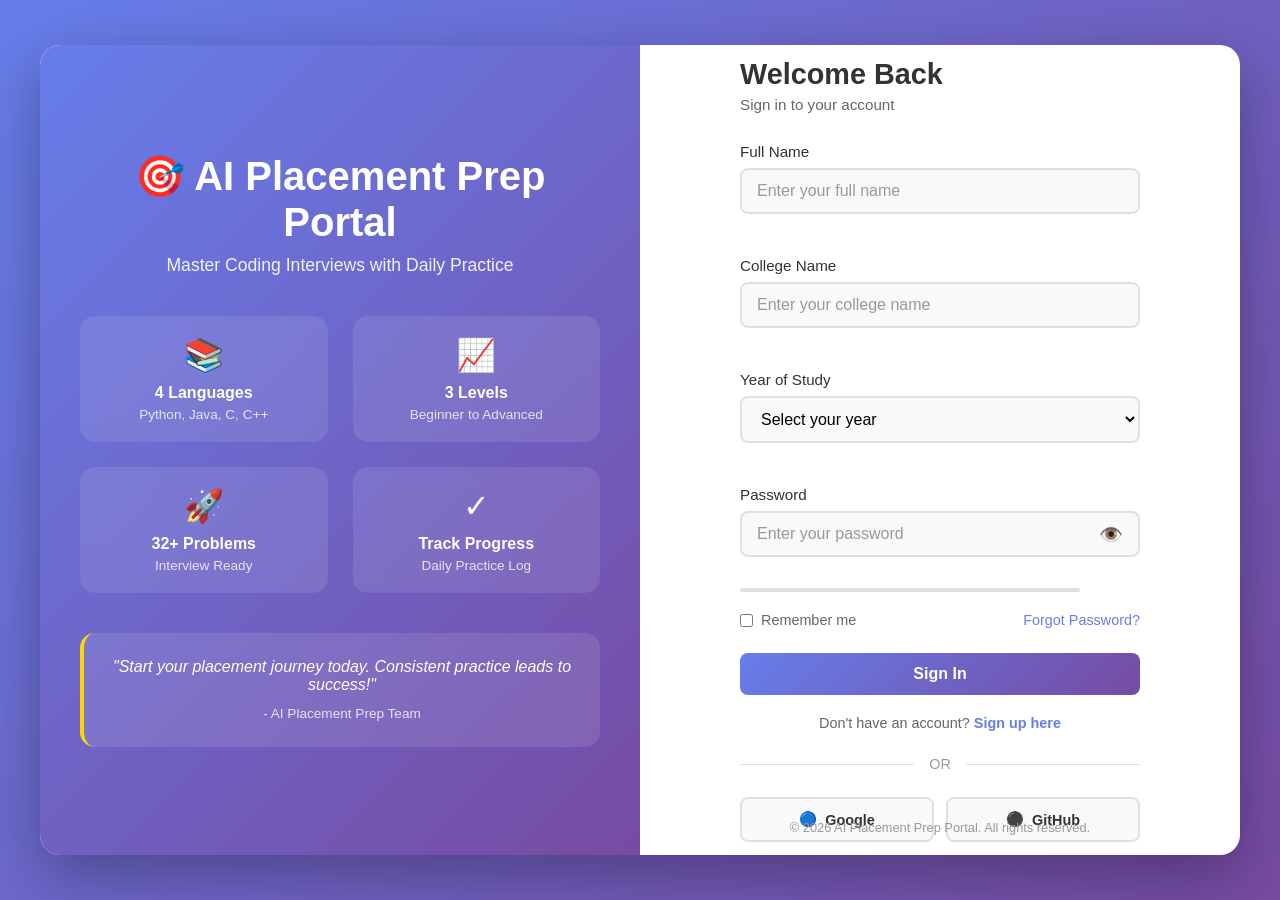
<file: index.html>
<!DOCTYPE html>
<html lang="en">
<head>
    <meta charset="UTF-8">
    <meta name="viewport" content="width=device-width, initial-scale=1.0">
    <title>AI Placement Prep Portal - Login</title>
    <link rel="stylesheet" href="style.css">
</head>
<body>
    <div class="container">
        <!-- Left Section - Brand Info -->
        <div class="left-section">
            <div class="brand-content">
                <h1>🎯 AI Placement Prep Portal</h1>
                <p class="subtitle">Master Coding Interviews with Daily Practice</p>
                
                <div class="features">
                    <div class="feature">
                        <span class="icon">📚</span>
                        <h3>4 Languages</h3>
                        <p>Python, Java, C, C++</p>
                    </div>
                    <div class="feature">
                        <span class="icon">📈</span>
                        <h3>3 Levels</h3>
                        <p>Beginner to Advanced</p>
                    </div>
                    <div class="feature">
                        <span class="icon">🚀</span>
                        <h3>32+ Problems</h3>
                        <p>Interview Ready</p>
                    </div>
                    <div class="feature">
                        <span class="icon">✓</span>
                        <h3>Track Progress</h3>
                        <p>Daily Practice Log</p>
                    </div>
                </div>
                
                <div class="testimonial">
                    <p>"Start your placement journey today. Consistent practice leads to success!"</p>
                    <span>- AI Placement Prep Team</span>
                </div>
            </div>
        </div>

        <!-- Right Section - Login Form -->
        <div class="right-section">
            <div class="login-container">
                <div class="login-header">
                    <h2>Welcome Back</h2>
                    <p>Sign in to your account</p>
                </div>

                <form id="loginForm" class="login-form">
                    <!-- Full Name -->
                    <div class="form-group">
                        <label for="fullName">Full Name</label>
                        <input 
                            type="text" 
                            id="fullName" 
                            name="fullName" 
                            placeholder="Enter your full name"
                            required
                        >
                        <span class="error-message" id="nameError"></span>
                    </div>

                    <!-- College Name -->
                    <div class="form-group">
                        <label for="college">College Name</label>
                        <input 
                            type="text" 
                            id="college" 
                            name="college" 
                            placeholder="Enter your college name"
                            required
                        >
                        <span class="error-message" id="collegeError"></span>
                    </div>

                    <!-- Year of Study -->
                    <div class="form-group">
                        <label for="year">Year of Study</label>
                        <select id="year" name="year" required>
                            <option value="">Select your year</option>
                            <option value="1st_year">1st Year</option>
                            <option value="2nd_year">2nd Year</option>
                            <option value="3rd_year">3rd Year</option>
                            <option value="4th_year">4th Year</option>
                            <option value="other">Other</option>
                        </select>
                        <span class="error-message" id="yearError"></span>
                    </div>

                    <!-- Password -->
                    <div class="form-group">
                        <label for="password">Password</label>
                        <div class="password-wrapper">
                            <input 
                                type="password" 
                                id="password" 
                                name="password" 
                                placeholder="Enter your password"
                                required
                            >
                            <button 
                                type="button" 
                                class="toggle-password" 
                                onclick="togglePasswordVisibility()"
                                tabindex="-1"
                            >
                                <span id="toggleIcon">👁️</span>
                            </button>
                        </div>
                        <span class="error-message" id="passwordError"></span>
                        <div class="password-strength">
                            <div id="strengthBar" class="strength-bar"></div>
                            <span id="strengthText" class="strength-text"></span>
                        </div>
                    </div>

                    <!-- Remember Me & Forgot Password -->
                    <div class="form-options">
                        <label class="remember-me">
                            <input type="checkbox" id="rememberMe" name="rememberMe">
                            <span>Remember me</span>
                        </label>
                        <a href="#forgot-password" class="forgot-password">Forgot Password?</a>
                    </div>

                    <!-- Login Button -->
                    <button type="submit" class="login-btn">
                        <span>Sign In</span>
                        <span class="btn-loader" id="btnLoader"></span>
                    </button>

                    <!-- Error Message -->
                    <div class="form-error" id="formError"></div>

                    <!-- Success Message -->
                    <div class="form-success" id="formSuccess"></div>
                </form>

                <!-- Sign Up Link -->
                <div class="signup-link">
                    <p>Don't have an account? <a href="#signup">Sign up here</a></p>
                </div>

                <!-- Divider -->
                <div class="divider">
                    <span>OR</span>
                </div>

                <!-- Social Login -->
                <div class="social-login">
                    <button type="button" class="social-btn google-btn" onclick="handleGoogleLogin()">
                        <span>🔵</span> Google
                    </button>
                    <button type="button" class="social-btn github-btn" onclick="handleGithubLogin()">
                        <span>⚫</span> GitHub
                    </button>
                </div>
            </div>

            <!-- Footer -->
            <div class="login-footer">
                <p>&copy; 2026 AI Placement Prep Portal. All rights reserved.</p>
            </div>
        </div>
    </div>

    <!-- Scripts -->
    <script src="script.js"></script>
</body>
</html>
</file>
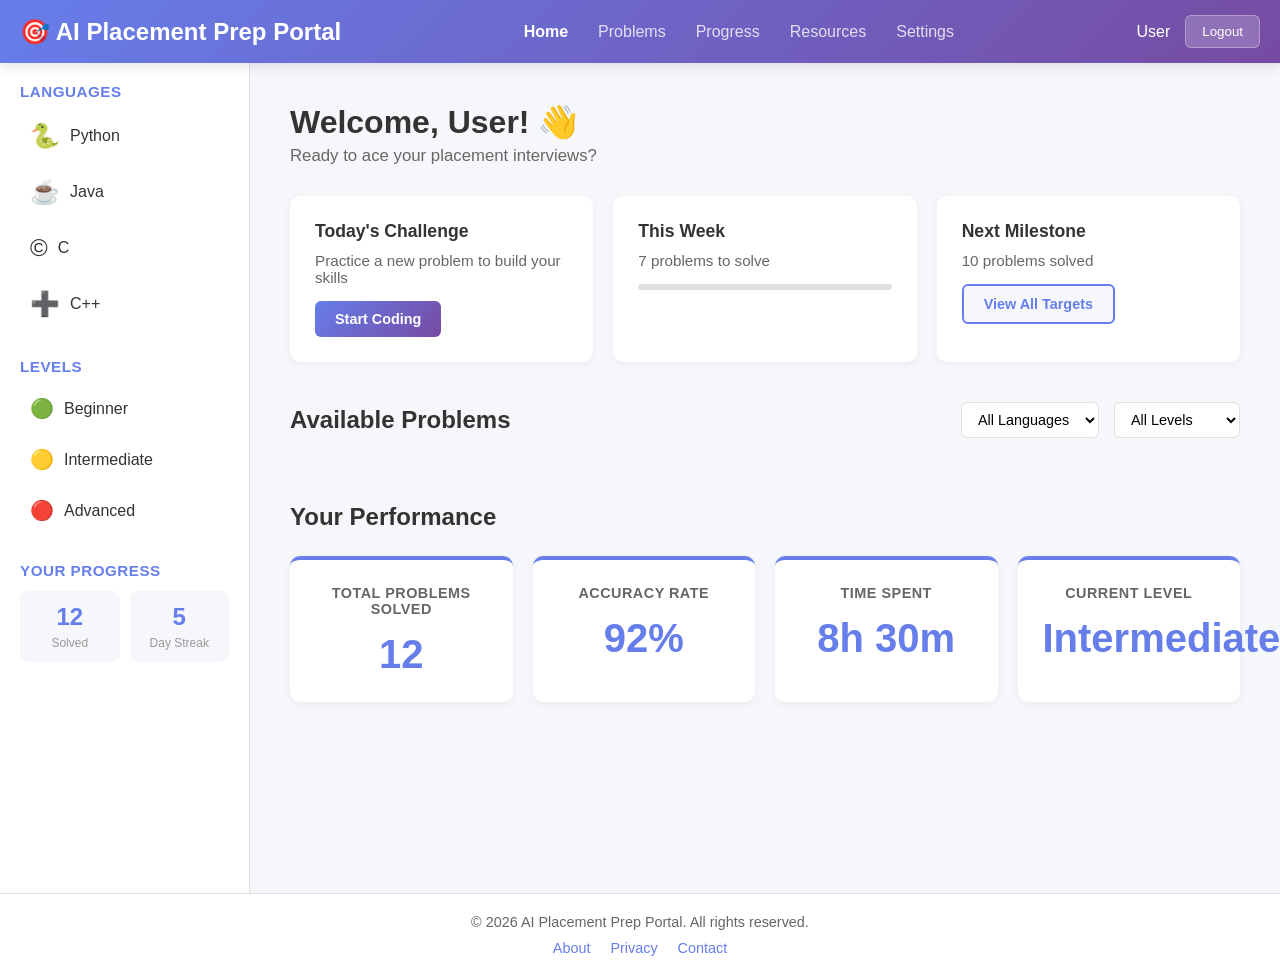
<file: dashboard.html>
<!DOCTYPE html>
<html lang="en">
<head>
    <meta charset="UTF-8">
    <meta name="viewport" content="width=device-width, initial-scale=1.0">
    <title>Dashboard - AI Placement Prep Portal</title>
    <link rel="stylesheet" href="dashboard.css">
</head>
<body>
    <!-- Navigation Bar -->
    <nav class="navbar">
        <div class="navbar-container">
            <div class="navbar-brand">
                <h1>🎯 AI Placement Prep Portal</h1>
            </div>
            <div class="navbar-menu">
                <a href="#home" class="nav-link active">Home</a>
                <a href="#problems" class="nav-link">Problems</a>
                <a href="#progress" class="nav-link">Progress</a>
                <a href="#resources" class="nav-link">Resources</a>
                <a href="#settings" class="nav-link">Settings</a>
            </div>
            <div class="navbar-user">
                <span class="user-name" id="userName">User</span>
                <button class="logout-btn" onclick="handleLogout()">Logout</button>
            </div>
        </div>
    </nav>

    <!-- Main Container -->
    <div class="container">
        <!-- Sidebar -->
        <aside class="sidebar">
            <div class="sidebar-section">
                <h3>Languages</h3>
                <ul class="language-list">
                    <li class="lang-item" onclick="selectLanguage('python')">
                        <span class="lang-icon">🐍</span>
                        <span class="lang-name">Python</span>
                    </li>
                    <li class="lang-item" onclick="selectLanguage('java')">
                        <span class="lang-icon">☕</span>
                        <span class="lang-name">Java</span>
                    </li>
                    <li class="lang-item" onclick="selectLanguage('c')">
                        <span class="lang-icon">©️</span>
                        <span class="lang-name">C</span>
                    </li>
                    <li class="lang-item" onclick="selectLanguage('cpp')">
                        <span class="lang-icon">➕</span>
                        <span class="lang-name">C++</span>
                    </li>
                </ul>
            </div>

            <div class="sidebar-section">
                <h3>Levels</h3>
                <ul class="level-list">
                    <li class="level-item" onclick="selectLevel('beginner')">
                        <span class="level-badge beginner">🟢</span>
                        <span>Beginner</span>
                    </li>
                    <li class="level-item" onclick="selectLevel('intermediate')">
                        <span class="level-badge intermediate">🟡</span>
                        <span>Intermediate</span>
                    </li>
                    <li class="level-item" onclick="selectLevel('advanced')">
                        <span class="level-badge advanced">🔴</span>
                        <span>Advanced</span>
                    </li>
                </ul>
            </div>

            <div class="sidebar-section">
                <h3>Your Progress</h3>
                <div class="progress-stats">
                    <div class="stat">
                        <span class="stat-value" id="problemsSolved">0</span>
                        <span class="stat-label">Solved</span>
                    </div>
                    <div class="stat">
                        <span class="stat-value" id="streakDays">0</span>
                        <span class="stat-label">Day Streak</span>
                    </div>
                </div>
            </div>
        </aside>

        <!-- Main Content -->
        <main class="main-content">
            <!-- Welcome Section -->
            <section class="welcome-section">
                <div class="welcome-header">
                    <h2>Welcome, <span id="userDisplayName">User</span>! 👋</h2>
                    <p>Ready to ace your placement interviews?</p>
                </div>

                <div class="today-summary">
                    <div class="summary-card">
                        <h3>Today's Challenge</h3>
                        <p id="todayChallenge">Practice a new problem to build your skills</p>
                        <button class="btn btn-primary">Start Coding</button>
                    </div>
                    <div class="summary-card">
                        <h3>This Week</h3>
                        <p id="weekStats">7 problems to solve</p>
                        <div class="progress-bar">
                            <div class="progress-fill" style="width: 0%"></div>
                        </div>
                    </div>
                    <div class="summary-card">
                        <h3>Next Milestone</h3>
                        <p id="milestone">10 problems solved</p>
                        <button class="btn btn-secondary">View All Targets</button>
                    </div>
                </div>
            </section>

            <!-- Problems Grid Section -->
            <section class="problems-section">
                <div class="section-header">
                    <h3>Available Problems</h3>
                    <div class="filters">
                        <select id="languageFilter" onchange="filterProblems()">
                            <option value="">All Languages</option>
                            <option value="python">Python</option>
                            <option value="java">Java</option>
                            <option value="c">C</option>
                            <option value="cpp">C++</option>
                        </select>
                        <select id="levelFilter" onchange="filterProblems()">
                            <option value="">All Levels</option>
                            <option value="beginner">Beginner</option>
                            <option value="intermediate">Intermediate</option>
                            <option value="advanced">Advanced</option>
                        </select>
                    </div>
                </div>

                <div class="problems-grid" id="problemsGrid">
                    <!-- Problems will be loaded here -->
                </div>
            </section>

            <!-- Stats Section -->
            <section class="stats-section">
                <h3>Your Performance</h3>
                <div class="stats-grid">
                    <div class="stat-card">
                        <h4>Total Problems Solved</h4>
                        <div class="stat-value large" id="totalSolved">0</div>
                    </div>
                    <div class="stat-card">
                        <h4>Accuracy Rate</h4>
                        <div class="stat-value large" id="accuracyRate">0%</div>
                    </div>
                    <div class="stat-card">
                        <h4>Time Spent</h4>
                        <div class="stat-value large" id="timeSpent">0h</div>
                    </div>
                    <div class="stat-card">
                        <h4>Current Level</h4>
                        <div class="stat-value large" id="currentLevel">Beginner</div>
                    </div>
                </div>
            </section>
        </main>
    </div>

    <!-- Footer -->
    <footer class="footer">
        <p>&copy; 2026 AI Placement Prep Portal. All rights reserved.</p>
        <div class="footer-links">
            <a href="#about">About</a>
            <a href="#privacy">Privacy</a>
            <a href="#contact">Contact</a>
        </div>
    </footer>

    <script src="dashboard.js"></script>
</body>
</html>
</file>
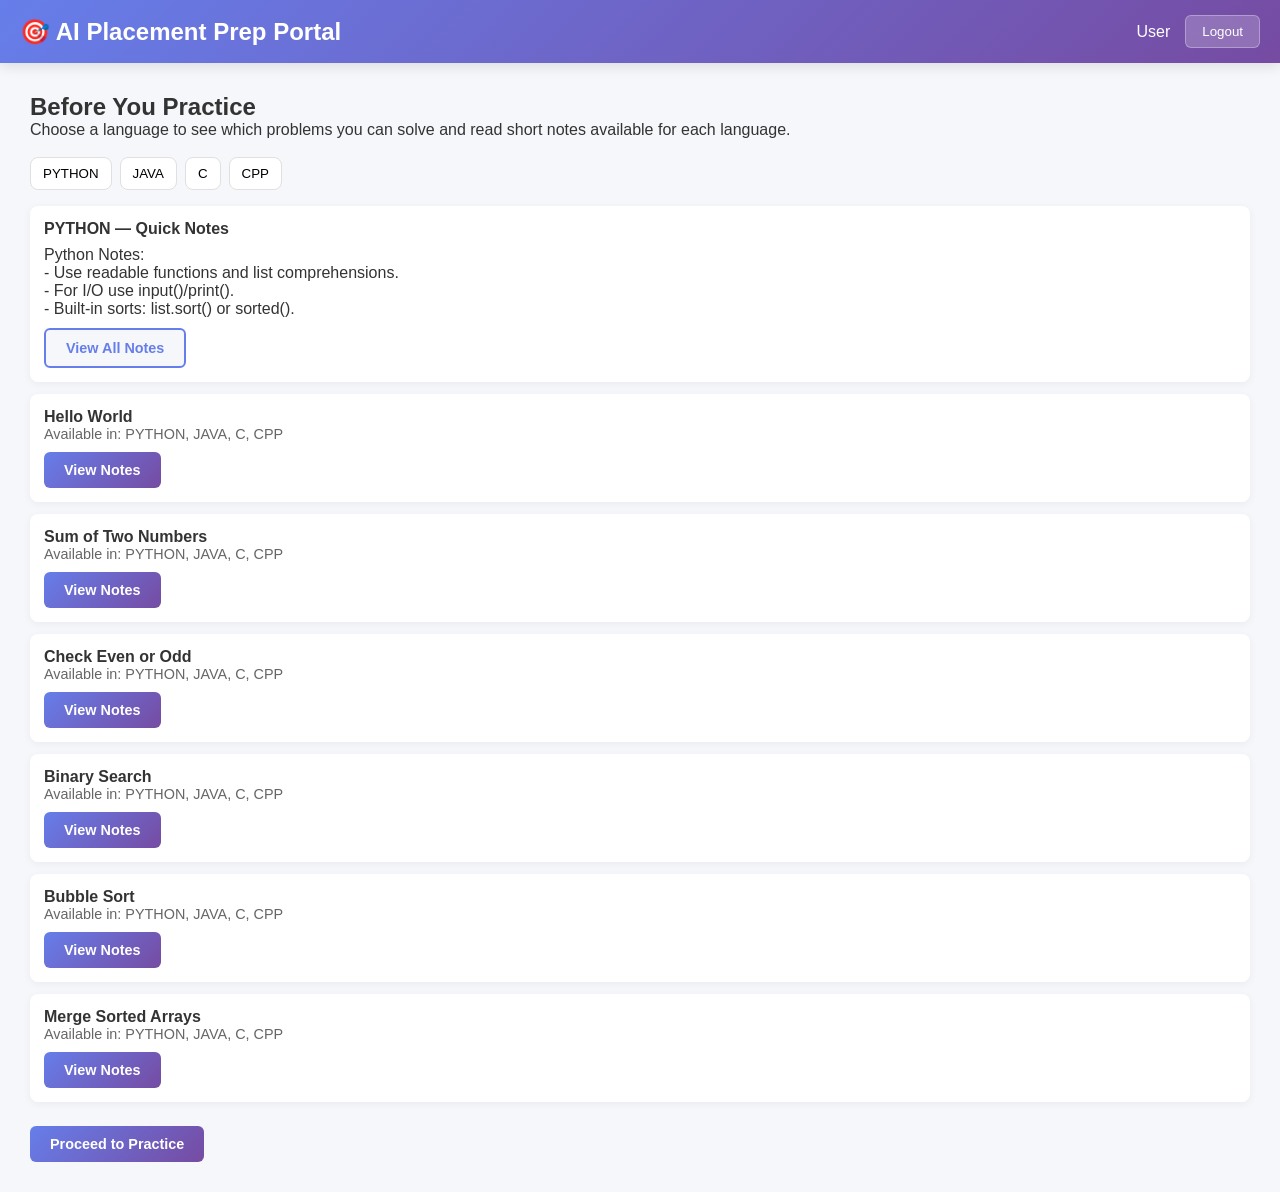
<file: prepractice.html>
<!DOCTYPE html>
<html lang="en">
<head>
    <meta charset="utf-8">
    <meta name="viewport" content="width=device-width, initial-scale=1">
    <title>Pre-Practice — AI Placement Prep Portal</title>
    <link rel="stylesheet" href="dashboard.css">
    <style>
        .notes-list { display: grid; gap: 12px; }
        .note-card { background:white; padding:14px; border-radius:8px; box-shadow:0 2px 8px rgba(0,0,0,0.05); }
        .language-tabs { display:flex; gap:8px; margin-bottom:16px; }
        .lang-btn { padding:8px 12px; border-radius:8px; border:1px solid #e0e0e0; cursor:pointer; background:white; }
        .lang-btn.active { background:linear-gradient(135deg,#667eea,#764ba2); color:white; border-color:transparent; }
    </style>
</head>
<body>
    <nav class="navbar">
        <div class="navbar-container">
            <div class="navbar-brand"><h1>🎯 AI Placement Prep Portal</h1></div>
            <div class="navbar-user">
                <span id="userName">User</span>
                <button class="logout-btn" onclick="location.href='index.html'">Logout</button>
            </div>
        </div>
    </nav>

    <div class="container">
        <main class="main-content" style="padding:30px;">
            <section>
                <h2>Before You Practice</h2>
                <p>Choose a language to see which problems you can solve and read short notes available for each language.</p>
            </section>

            <section style="margin-top:18px;">
                <div class="language-tabs" id="languageTabs"></div>
                <div id="notesContainer" class="notes-list"></div>
            </section>

            <section style="margin-top:24px;">
                <button class="btn btn-primary" id="proceedBtn">Proceed to Practice</button>
            </section>
        </main>
    </div>

    <script src="prepractice.js"></script>
</body>
</html>
</file>
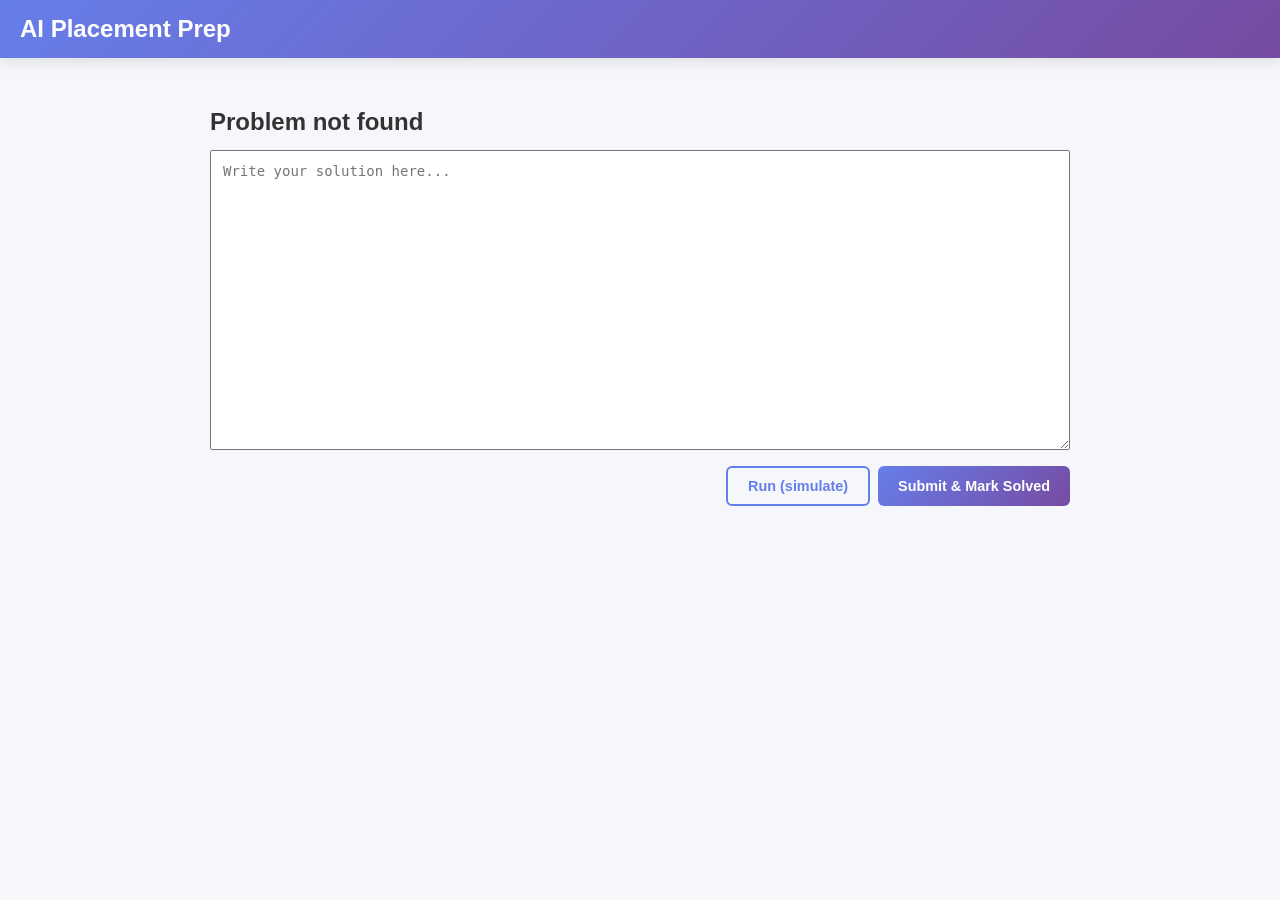
<file: solver.html>
<!doctype html>
<html lang="en">
<head>
  <meta charset="utf-8">
  <meta name="viewport" content="width=device-width,initial-scale=1">
  <title>Solver - AI Placement Prep</title>
  <link rel="stylesheet" href="dashboard.css">
  <style>
    .solver-container { max-width:900px; margin:30px auto; padding:20px; }
    .code-area { width:100%; height:300px; font-family: monospace; font-size:14px; padding:12px; }
    .meta { color:#666; margin-bottom:12px; }
  </style>
</head>
<body>
  <nav class="navbar"><div class="navbar-container"><div class="navbar-brand"><h1>AI Placement Prep</h1></div></div></nav>
  <div class="solver-container">
    <h2 id="probTitle">Problem</h2>
    <div class="meta" id="probMeta"></div>
    <div id="probDesc" style="margin-bottom:14px;color:#444"></div>

    <textarea id="codeEditor" class="code-area" placeholder="Write your solution here..."></textarea>

    <div style="margin-top:12px;display:flex;gap:8px;justify-content:flex-end;">
      <button id="runBtn" class="btn btn-secondary">Run (simulate)</button>
      <button id="submitBtn" class="btn btn-primary">Submit & Mark Solved</button>
    </div>
    <div id="runOutput" style="margin-top:12px;background:#fafafa;padding:10px;border-radius:8px;color:#333;display:none"></div>
  </div>

  <script src="problemsData.js"></script>
  <script src="solver.js"></script>
</body>
</html>
</file>
<file: style.css>
/* ================================================
   AI PLACEMENT PREP PORTAL - LOGIN PAGE STYLES
   ================================================ */

* {
    margin: 0;
    padding: 0;
    box-sizing: border-box;
}

html, body {
    height: 100%;
    width: 100%;
}

body {
    font-family: 'Segoe UI', Tahoma, Geneva, Verdana, sans-serif;
    background: linear-gradient(135deg, #667eea 0%, #764ba2 100%);
    display: flex;
    justify-content: center;
    align-items: center;
    min-height: 100vh;
}

/* ================================================
   MAIN CONTAINER
   ================================================ */

.container {
    display: flex;
    width: 100%;
    max-width: 1200px;
    height: 90vh;
    background: white;
    border-radius: 20px;
    box-shadow: 0 20px 60px rgba(0, 0, 0, 0.3);
    overflow: hidden;
}

/* ================================================
   LEFT SECTION - BRAND INFO
   ================================================ */

.left-section {
    flex: 1;
    background: linear-gradient(135deg, #667eea 0%, #764ba2 100%);
    color: white;
    padding: 60px 40px;
    display: flex;
    flex-direction: column;
    justify-content: center;
    align-items: center;
}

.brand-content {
    text-align: center;
}

.brand-content h1 {
    font-size: 2.5rem;
    margin-bottom: 10px;
    font-weight: bold;
}

.brand-content .subtitle {
    font-size: 1.1rem;
    opacity: 0.9;
    margin-bottom: 40px;
}

.features {
    display: grid;
    grid-template-columns: 1fr 1fr;
    gap: 25px;
    margin-bottom: 40px;
}

.feature {
    background: rgba(255, 255, 255, 0.1);
    padding: 20px;
    border-radius: 15px;
    backdrop-filter: blur(10px);
    transition: all 0.3s ease;
}

.feature:hover {
    background: rgba(255, 255, 255, 0.2);
    transform: translateY(-5px);
}

.feature .icon {
    font-size: 2rem;
    display: block;
    margin-bottom: 10px;
}

.feature h3 {
    font-size: 1rem;
    margin-bottom: 5px;
}

.feature p {
    font-size: 0.85rem;
    opacity: 0.8;
}

.testimonial {
    background: rgba(255, 255, 255, 0.1);
    padding: 25px;
    border-radius: 15px;
    border-left: 4px solid #ffd700;
}

.testimonial p {
    font-size: 1rem;
    margin-bottom: 10px;
    font-style: italic;
}

.testimonial span {
    font-size: 0.85rem;
    opacity: 0.8;
}

/* ================================================
   RIGHT SECTION - LOGIN FORM
   ================================================ */

.right-section {
    flex: 1;
    padding: 40px;
    display: flex;
    flex-direction: column;
    justify-content: center;
    align-items: center;
    position: relative;
}

.login-container {
    width: 100%;
    max-width: 400px;
}

.login-header {
    margin-bottom: 30px;
}

.login-header h2 {
    font-size: 1.8rem;
    color: #333;
    margin-bottom: 5px;
}

.login-header p {
    color: #666;
    font-size: 0.95rem;
}

/* ================================================
   FORM STYLES
   ================================================ */

.login-form {
    width: 100%;
}

.form-group {
    margin-bottom: 20px;
}

.form-group label {
    display: block;
    margin-bottom: 8px;
    color: #333;
    font-weight: 500;
    font-size: 0.95rem;
}

.form-group input,
.form-group select {
    width: 100%;
    padding: 12px 15px;
    border: 2px solid #e0e0e0;
    border-radius: 8px;
    font-size: 1rem;
    transition: all 0.3s ease;
    background: #f9f9f9;
}

.form-group input:focus,
.form-group select:focus {
    outline: none;
    border-color: #667eea;
    background: white;
    box-shadow: 0 0 0 3px rgba(102, 126, 234, 0.1);
}

.form-group input::placeholder {
    color: #999;
}

.error-message {
    display: block;
    color: #e74c3c;
    font-size: 0.8rem;
    margin-top: 5px;
    min-height: 18px;
}

/* ================================================
   PASSWORD WRAPPER
   ================================================ */

.password-wrapper {
    position: relative;
    display: flex;
    align-items: center;
}

.password-wrapper input {
    flex: 1;
    padding-right: 45px;
}

.toggle-password {
    position: absolute;
    right: 12px;
    background: none;
    border: none;
    font-size: 1.2rem;
    cursor: pointer;
    padding: 5px;
    color: #666;
    transition: all 0.3s ease;
}

.toggle-password:hover {
    color: #667eea;
}

/* ================================================
   PASSWORD STRENGTH
   ================================================ */

.password-strength {
    margin-top: 8px;
    display: flex;
    align-items: center;
    gap: 10px;
}

.strength-bar {
    height: 4px;
    flex: 1;
    background: #e0e0e0;
    border-radius: 2px;
    overflow: hidden;
}

.strength-bar::after {
    content: '';
    display: block;
    height: 100%;
    width: 0%;
    background: #e74c3c;
    border-radius: 2px;
    transition: all 0.3s ease;
}

.strength-bar.weak::after {
    width: 33%;
    background: #e74c3c;
}

.strength-bar.fair::after {
    width: 66%;
    background: #f39c12;
}

.strength-bar.strong::after {
    width: 100%;
    background: #27ae60;
}

.strength-text {
    font-size: 0.8rem;
    font-weight: 600;
    min-width: 50px;
}

/* ================================================
   FORM OPTIONS
   ================================================ */

.form-options {
    display: flex;
    justify-content: space-between;
    align-items: center;
    margin-bottom: 25px;
    gap: 15px;
}

.remember-me {
    display: flex;
    align-items: center;
    cursor: pointer;
    user-select: none;
    color: #666;
    font-size: 0.9rem;
}

.remember-me input {
    width: auto !important;
    margin-right: 8px;
    cursor: pointer;
}

.forgot-password {
    color: #667eea;
    text-decoration: none;
    font-size: 0.9rem;
    transition: all 0.3s ease;
}

.forgot-password:hover {
    text-decoration: underline;
    color: #764ba2;
}

/* ================================================
   BUTTONS
   ================================================ */

.login-btn {
    width: 100%;
    padding: 12px;
    background: linear-gradient(135deg, #667eea 0%, #764ba2 100%);
    color: white;
    border: none;
    border-radius: 8px;
    font-size: 1rem;
    font-weight: 600;
    cursor: pointer;
    transition: all 0.3s ease;
    display: flex;
    justify-content: center;
    align-items: center;
    gap: 8px;
    position: relative;
}

.login-btn:hover {
    transform: translateY(-2px);
    box-shadow: 0 8px 20px rgba(102, 126, 234, 0.3);
}

.login-btn:active {
    transform: translateY(0);
}

.login-btn:disabled {
    opacity: 0.7;
    cursor: not-allowed;
}

.btn-loader {
    display: none;
    width: 16px;
    height: 16px;
    border: 2px solid rgba(255, 255, 255, 0.3);
    border-top-color: white;
    border-radius: 50%;
    animation: spin 0.8s linear infinite;
}

@keyframes spin {
    to { transform: rotate(360deg); }
}

/* ================================================
   MESSAGE ALERTS
   ================================================ */

.form-error {
    background: #fadbd8;
    color: #c0392b;
    padding: 12px;
    border-radius: 8px;
    margin-top: 15px;
    font-size: 0.9rem;
    display: none;
    border-left: 4px solid #c0392b;
}

.form-error.show {
    display: block;
    animation: slideIn 0.3s ease;
}

.form-success {
    background: #d5f4e6;
    color: #27ae60;
    padding: 12px;
    border-radius: 8px;
    margin-top: 15px;
    font-size: 0.9rem;
    display: none;
    border-left: 4px solid #27ae60;
}

.form-success.show {
    display: block;
    animation: slideIn 0.3s ease;
}

@keyframes slideIn {
    from {
        opacity: 0;
        transform: translateY(-10px);
    }
    to {
        opacity: 1;
        transform: translateY(0);
    }
}

/* ================================================
   SIGNUP LINK
   ================================================ */

.signup-link {
    text-align: center;
    margin-top: 20px;
    color: #666;
    font-size: 0.9rem;
}

.signup-link a {
    color: #667eea;
    text-decoration: none;
    font-weight: 600;
    transition: all 0.3s ease;
}

.signup-link a:hover {
    color: #764ba2;
}

/* ================================================
   DIVIDER
   ================================================ */

.divider {
    display: flex;
    align-items: center;
    margin: 25px 0;
    gap: 15px;
    color: #999;
    font-size: 0.9rem;
}

.divider::before,
.divider::after {
    content: '';
    flex: 1;
    height: 1px;
    background: #e0e0e0;
}

/* ================================================
   SOCIAL LOGIN
   ================================================ */

.social-login {
    display: grid;
    grid-template-columns: 1fr 1fr;
    gap: 12px;
}

.social-btn {
    padding: 12px;
    border: 2px solid #e0e0e0;
    background: #f9f9f9;
    border-radius: 8px;
    cursor: pointer;
    font-size: 0.9rem;
    font-weight: 600;
    transition: all 0.3s ease;
    display: flex;
    align-items: center;
    justify-content: center;
    gap: 8px;
    color: #333;
}

.social-btn:hover {
    border-color: #667eea;
    background: white;
    color: #667eea;
}

.google-btn:hover {
    box-shadow: 0 4px 12px rgba(219, 68, 55, 0.2);
}

.github-btn:hover {
    box-shadow: 0 4px 12px rgba(0, 0, 0, 0.2);
}

/* ================================================
   FOOTER
   ================================================ */

.login-footer {
    position: absolute;
    bottom: 20px;
    width: 100%;
    text-align: center;
    color: #999;
    font-size: 0.8rem;
    padding: 0 40px;
}

/* ================================================
   RESPONSIVE DESIGN
   ================================================ */

@media (max-width: 1024px) {
    .container {
        max-width: 90%;
    }

    .brand-content h1 {
        font-size: 2rem;
    }

    .features {
        grid-template-columns: 1fr;
    }
}

@media (max-width: 768px) {
    .container {
        flex-direction: column;
        height: auto;
        max-width: 95%;
    }

    .left-section {
        padding: 40px 20px;
        min-height: 300px;
    }

    .brand-content h1 {
        font-size: 1.8rem;
    }

    .brand-content .subtitle {
        font-size: 1rem;
    }

    .features {
        grid-template-columns: 1fr 1fr;
        gap: 15px;
        margin-bottom: 30px;
    }

    .feature {
        padding: 15px;
    }

    .feature .icon {
        font-size: 1.5rem;
    }

    .feature h3 {
        font-size: 0.9rem;
    }

    .right-section {
        padding: 30px 20px;
        min-height: 500px;
    }

    .login-container {
        max-width: 100%;
    }

    .login-header h2 {
        font-size: 1.5rem;
    }

    .login-footer {
        position: static;
        margin-top: 20px;
    }
}

@media (max-width: 480px) {
    .left-section {
        display: none;
    }

    .container {
        border-radius: 0;
    }

    .brand-content h1 {
        font-size: 1.3rem;
    }

    .features {
        grid-template-columns: 1fr;
    }

    .login-header h2 {
        font-size: 1.3rem;
    }

    .form-group input,
    .form-group select {
        font-size: 16px; /* Prevents zoom on iOS */
    }

    .social-login {
        grid-template-columns: 1fr;
    }
}

/* ================================================
   ANIMATIONS & TRANSITIONS
   ================================================ */

@media (prefers-reduced-motion: reduce) {
    * {
        animation: none !important;
        transition: none !important;
    }
}

/* ================================================
   ACCESSIBILITY
   ================================================ */

.form-group input:focus,
.form-group select:focus,
.login-btn:focus,
.social-btn:focus {
    outline: 2px solid #667eea;
    outline-offset: 2px;
}

/* ================================================
   DARK MODE SUPPORT
   ================================================ */

@media (prefers-color-scheme: dark) {
    body {
        background: #0a0e27;
    }

    .container {
        background: #1a1f3a;
    }

    .login-header h2 {
        color: #f5f5f5;
    }

    .login-header p {
        color: #aaa;
    }

    .form-group label {
        color: #f5f5f5;
    }

    .form-group input,
    .form-group select {
        background: #2a2f4a;
        color: #f5f5f5;
        border-color: #3a3f5a;
    }

    .form-group input::placeholder {
        color: #777;
    }

    .remember-me {
        color: #aaa;
    }

    .signup-link {
        color: #aaa;
    }

    .divider {
        color: #555;
    }

    .divider::before,
    .divider::after {
        background: #3a3f5a;
    }

    .social-btn {
        background: #2a2f4a;
        border-color: #3a3f5a;
        color: #f5f5f5;
    }

    .login-footer {
        color: #777;
    }
}
</file>
<file: dashboard.css>
/* ================================================
   DASHBOARD STYLES
   ================================================ */

* {
    margin: 0;
    padding: 0;
    box-sizing: border-box;
}

html, body {
    height: 100%;
    width: 100%;
}

body {
    font-family: 'Segoe UI', Tahoma, Geneva, Verdana, sans-serif;
    background: #f5f7fa;
    color: #333;
}

/* ================================================
   NAVBAR
   ================================================ */

.navbar {
    background: linear-gradient(135deg, #667eea 0%, #764ba2 100%);
    color: white;
    padding: 0;
    box-shadow: 0 4px 12px rgba(0, 0, 0, 0.1);
    position: sticky;
    top: 0;
    z-index: 1000;
}

.navbar-container {
    max-width: 1400px;
    margin: 0 auto;
    padding: 15px 20px;
    display: flex;
    justify-content: space-between;
    align-items: center;
}

.navbar-brand h1 {
    font-size: 1.5rem;
    font-weight: bold;
}

.navbar-menu {
    display: flex;
    gap: 30px;
}

.nav-link {
    color: rgba(255, 255, 255, 0.8);
    text-decoration: none;
    transition: all 0.3s ease;
}

.nav-link:hover,
.nav-link.active {
    color: white;
    font-weight: 600;
}

.navbar-user {
    display: flex;
    align-items: center;
    gap: 15px;
}

.user-name {
    font-weight: 500;
}

.logout-btn {
    background: rgba(255, 255, 255, 0.2);
    color: white;
    border: 1px solid rgba(255, 255, 255, 0.3);
    padding: 8px 16px;
    border-radius: 6px;
    cursor: pointer;
    transition: all 0.3s ease;
}

.logout-btn:hover {
    background: rgba(255, 255, 255, 0.3);
}

/* ================================================
   CONTAINER LAYOUT
   ================================================ */

.container {
    display: flex;
    max-width: 1400px;
    margin: 0 auto;
    min-height: calc(100vh - 70px);
}

/* ================================================
   SIDEBAR
   ================================================ */

.sidebar {
    width: 250px;
    background: white;
    padding: 20px;
    border-right: 1px solid #e0e0e0;
    overflow-y: auto;
}

.sidebar-section {
    margin-bottom: 30px;
}

.sidebar-section h3 {
    font-size: 0.95rem;
    text-transform: uppercase;
    color: #667eea;
    margin-bottom: 12px;
    font-weight: 600;
    letter-spacing: 0.5px;
}

.language-list,
.level-list {
    list-style: none;
}

.lang-item,
.level-item {
    display: flex;
    align-items: center;
    gap: 10px;
    padding: 10px;
    margin-bottom: 8px;
    border-radius: 6px;
    cursor: pointer;
    transition: all 0.3s ease;
}

.lang-item:hover,
.level-item:hover {
    background: #f5f7fa;
    color: #667eea;
}

.lang-icon {
    font-size: 1.5rem;
}

.level-badge {
    font-size: 1.2rem;
}

/* Progress Stats */

.progress-stats {
    display: grid;
    grid-template-columns: 1fr 1fr;
    gap: 10px;
}

.stat {
    background: #f5f7fa;
    padding: 12px;
    border-radius: 8px;
    text-align: center;
}

.stat-value {
    display: block;
    font-size: 1.5rem;
    font-weight: bold;
    color: #667eea;
}

.stat-label {
    display: block;
    font-size: 0.75rem;
    color: #999;
    margin-top: 5px;
}

/* ================================================
   MAIN CONTENT
   ================================================ */

.main-content {
    flex: 1;
    padding: 40px;
    overflow-y: auto;
}

/* Welcome Section */

.welcome-section {
    margin-bottom: 40px;
}

.welcome-header {
    margin-bottom: 30px;
}

.welcome-header h2 {
    font-size: 2rem;
    margin-bottom: 5px;
    color: #333;
}

.welcome-header p {
    color: #666;
    font-size: 1.05rem;
}

.today-summary {
    display: grid;
    grid-template-columns: repeat(auto-fit, minmax(280px, 1fr));
    gap: 20px;
}

.summary-card {
    background: white;
    padding: 25px;
    border-radius: 10px;
    box-shadow: 0 2px 8px rgba(0, 0, 0, 0.05);
    transition: all 0.3s ease;
}

.summary-card:hover {
    transform: translateY(-5px);
    box-shadow: 0 8px 20px rgba(0, 0, 0, 0.1);
}

.summary-card h3 {
    font-size: 1.1rem;
    margin-bottom: 10px;
    color: #333;
}

.summary-card p {
    color: #666;
    margin-bottom: 15px;
    font-size: 0.95rem;
}

.progress-bar {
    height: 6px;
    background: #e0e0e0;
    border-radius: 3px;
    overflow: hidden;
    margin-bottom: 10px;
}

.progress-fill {
    height: 100%;
    background: linear-gradient(90deg, #667eea, #764ba2);
    transition: width 0.3s ease;
}

/* Buttons */

.btn {
    padding: 10px 20px;
    border: none;
    border-radius: 6px;
    cursor: pointer;
    font-weight: 600;
    transition: all 0.3s ease;
    font-size: 0.9rem;
}

.btn-primary {
    background: linear-gradient(135deg, #667eea 0%, #764ba2 100%);
    color: white;
}

.btn-primary:hover {
    transform: translateY(-2px);
    box-shadow: 0 8px 20px rgba(102, 126, 234, 0.3);
}

.btn-secondary {
    background: #f5f7fa;
    color: #667eea;
    border: 2px solid #667eea;
}

.btn-secondary:hover {
    background: #667eea;
    color: white;
}

/* ================================================
   PROBLEMS SECTION
   ================================================ */

.problems-section {
    margin-bottom: 40px;
}

.section-header {
    display: flex;
    justify-content: space-between;
    align-items: center;
    margin-bottom: 25px;
}

.section-header h3 {
    font-size: 1.5rem;
    color: #333;
}

.filters {
    display: flex;
    gap: 15px;
}

.filters select {
    padding: 8px 12px;
    border: 1px solid #e0e0e0;
    border-radius: 6px;
    font-size: 0.9rem;
    background: white;
    cursor: pointer;
}

.problems-grid {
    display: grid;
    grid-template-columns: repeat(auto-fill, minmax(300px, 1fr));
    gap: 20px;
}

.problem-card {
    background: white;
    padding: 20px;
    border-radius: 10px;
    box-shadow: 0 2px 8px rgba(0, 0, 0, 0.05);
    transition: all 0.3s ease;
    cursor: pointer;
    border-left: 4px solid #667eea;
}

.problem-card:hover {
    transform: translateY(-5px);
    box-shadow: 0 8px 20px rgba(0, 0, 0, 0.1);
}

.problem-header {
    display: flex;
    justify-content: space-between;
    align-items: start;
    margin-bottom: 12px;
}

.problem-title {
    font-size: 1.1rem;
    font-weight: 600;
    color: #333;
    flex: 1;
}

.problem-difficulty {
    padding: 4px 12px;
    border-radius: 20px;
    font-size: 0.75rem;
    font-weight: 600;
    white-space: nowrap;
}

.difficulty-beginner {
    background: #d5f4e6;
    color: #27ae60;
}

.difficulty-intermediate {
    background: #ffeaa7;
    color: #f39c12;
}

.difficulty-advanced {
    background: #fadbd8;
    color: #c0392b;
}

.problem-description {
    color: #666;
    font-size: 0.9rem;
    margin-bottom: 12px;
    line-height: 1.5;
}

.problem-meta {
    display: flex;
    gap: 15px;
    font-size: 0.85rem;
    color: #999;
    margin-bottom: 15px;
}

.problem-language {
    background: #f5f7fa;
    padding: 4px 8px;
    border-radius: 4px;
    color: #667eea;
    font-weight: 500;
}

.problem-actions {
    display: flex;
    gap: 10px;
}

.problem-actions button {
    flex: 1;
    padding: 8px;
    border: 1px solid #e0e0e0;
    background: white;
    border-radius: 6px;
    cursor: pointer;
    transition: all 0.3s ease;
    font-size: 0.85rem;
    font-weight: 600;
}

.problem-actions button:hover {
    border-color: #667eea;
    color: #667eea;
}

/* ================================================
   STATS SECTION
   ================================================ */

.stats-section {
    margin-bottom: 40px;
}

.stats-section h3 {
    font-size: 1.5rem;
    color: #333;
    margin-bottom: 25px;
}

.stats-grid {
    display: grid;
    grid-template-columns: repeat(auto-fit, minmax(200px, 1fr));
    gap: 20px;
}

.stat-card {
    background: white;
    padding: 25px;
    border-radius: 10px;
    box-shadow: 0 2px 8px rgba(0, 0, 0, 0.05);
    text-align: center;
    border-top: 4px solid #667eea;
}

.stat-card h4 {
    color: #666;
    font-size: 0.9rem;
    margin-bottom: 15px;
    text-transform: uppercase;
    letter-spacing: 0.5px;
}

.stat-card .stat-value.large {
    font-size: 2.5rem;
    color: #667eea;
    font-weight: bold;
}

/* ================================================
   FOOTER
   ================================================ */

.footer {
    background: white;
    border-top: 1px solid #e0e0e0;
    padding: 20px;
    text-align: center;
    color: #666;
    font-size: 0.9rem;
}

.footer-links {
    display: flex;
    gap: 20px;
    justify-content: center;
    margin-top: 10px;
}

.footer-links a {
    color: #667eea;
    text-decoration: none;
}

.footer-links a:hover {
    text-decoration: underline;
}

/* ================================================
   RESPONSIVE DESIGN
   ================================================ */

@media (max-width: 768px) {
    .navbar-container {
        flex-wrap: wrap;
    }

    .navbar-menu {
        flex-wrap: wrap;
        gap: 15px;
        order: 3;
        flex-basis: 100%;
        margin-top: 10px;
    }

    .sidebar {
        width: 100%;
        border-right: none;
        border-bottom: 1px solid #e0e0e0;
        max-height: 300px;
        overflow-x: auto;
        display: flex;
        gap: 30px;
    }

    .sidebar-section {
        margin-bottom: 0;
        min-width: 150px;
    }

    .container {
        flex-direction: column;
    }

    .main-content {
        padding: 20px;
    }

    .today-summary {
        grid-template-columns: 1fr;
    }

    .problems-grid {
        grid-template-columns: 1fr;
    }

    .stats-grid {
        grid-template-columns: 1fr 1fr;
    }
}

@media (max-width: 480px) {
    .navbar-brand h1 {
        font-size: 1.2rem;
    }

    .navbar-menu {
        display: none;
    }

    .navbar-user {
        gap: 10px;
    }

    .user-name {
        display: none;
    }

    .welcome-header h2 {
        font-size: 1.5rem;
    }

    .sidebar {
        flex-wrap: wrap;
        gap: 15px;
    }

    .stats-grid {
        grid-template-columns: 1fr;
    }

    .main-content {
        padding: 15px;
    }
}

/* ================================================
   IN-PAGE MODAL
   ================================================ */
.modal-overlay {
    position: fixed;
    inset: 0;
    background: rgba(0,0,0,0.45);
    opacity: 0;
    transition: opacity 0.18s ease;
    pointer-events: none;
}

#portalModal.open .modal-overlay {
    opacity: 1;
    pointer-events: auto;
}

.modal-content {
    position: fixed;
    left: 50%;
    top: 50%;
    transform: translate(-50%, -50%) scale(0.95);
    background: white;
    width: 90%;
    max-width: 720px;
    border-radius: 10px;
    padding: 20px;
    box-shadow: 0 20px 60px rgba(0,0,0,0.25);
    z-index: 2000;
    opacity: 0;
    transition: all 0.18s ease;
    pointer-events: none;
}

#portalModal.open .modal-content {
    opacity: 1;
    transform: translate(-50%, -50%) scale(1);
    pointer-events: auto;
}

.modal-close {
    position: absolute;
    right: 14px;
    top: 10px;
    background: transparent;
    border: none;
    font-size: 22px;
    cursor: pointer;
    color: #999;
}

.modal-body {
    margin-top: 10px;
    color: #444;
    line-height: 1.5;
}

.modal-actions {
    display: flex;
    gap: 10px;
    justify-content: flex-end;
    margin-top: 18px;
}

.btn-primary { min-width: 110px; }
.btn-secondary { min-width: 90px; }
</file>
